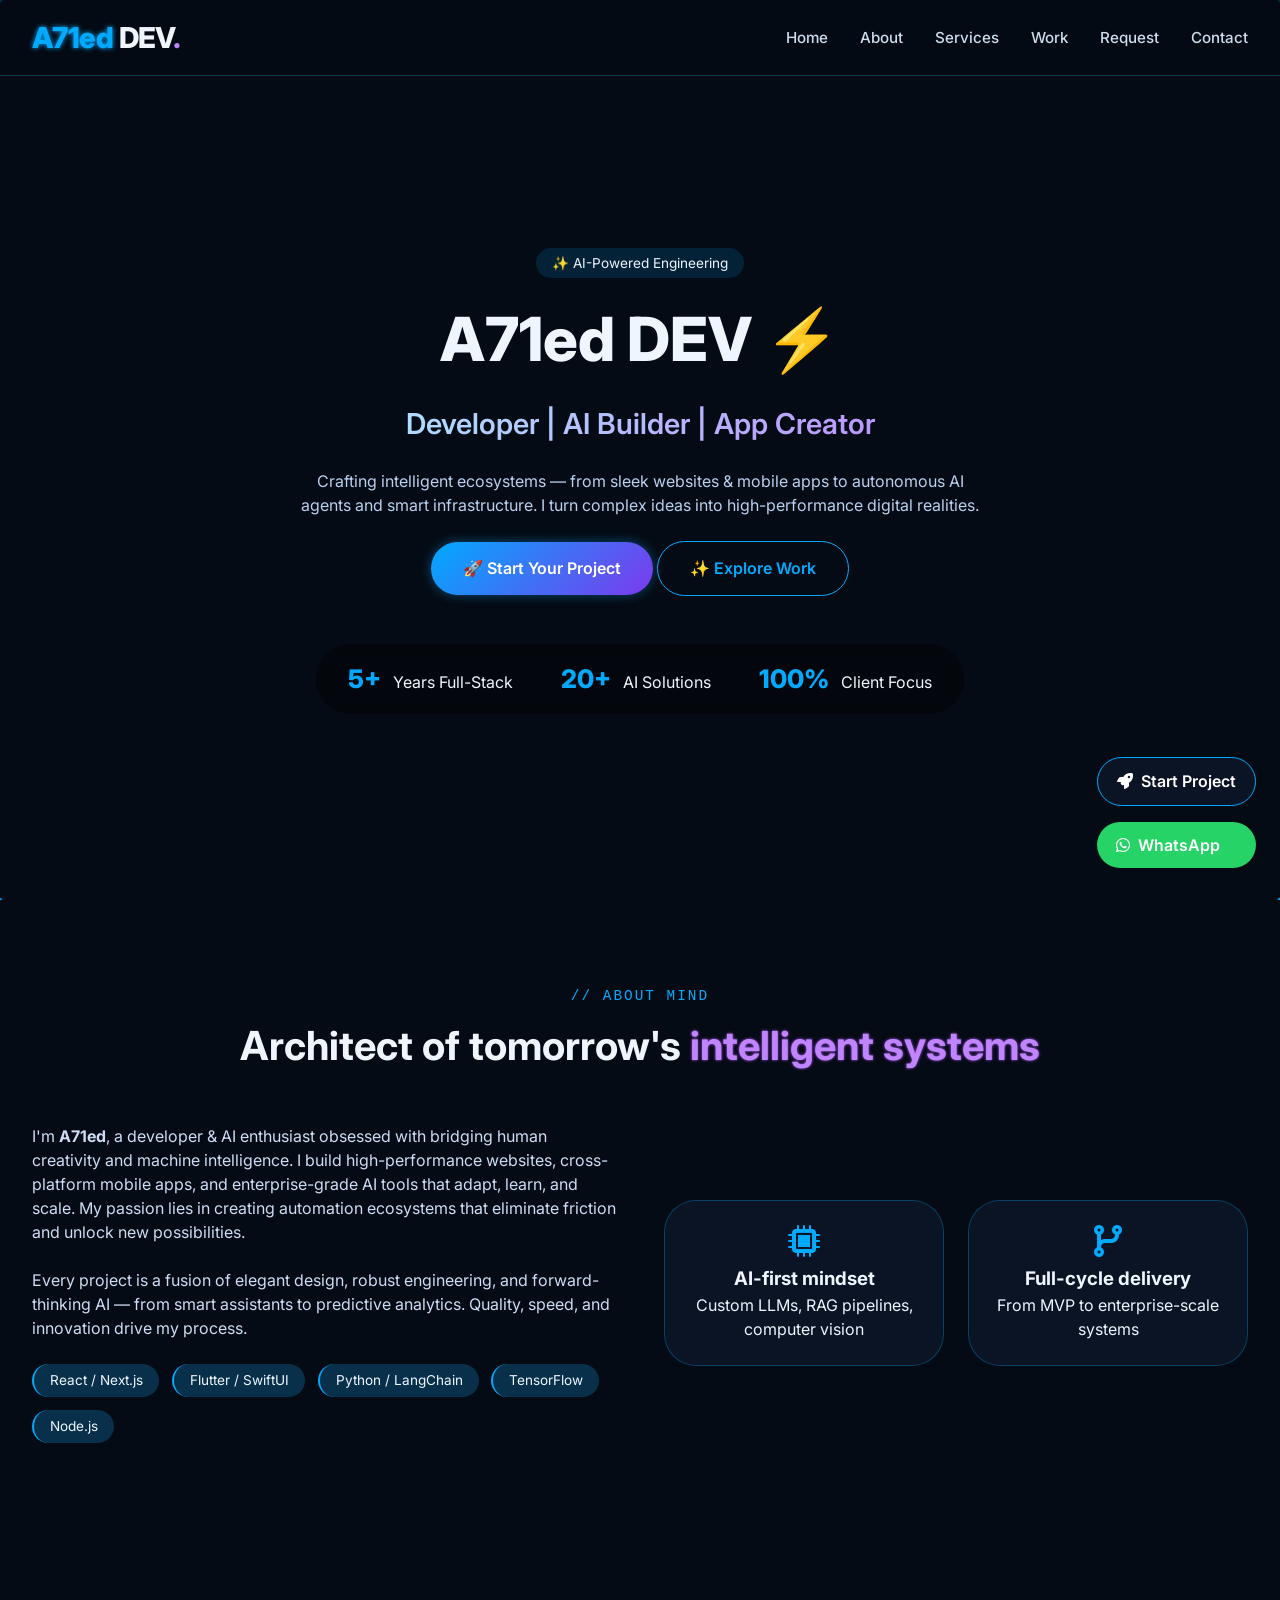
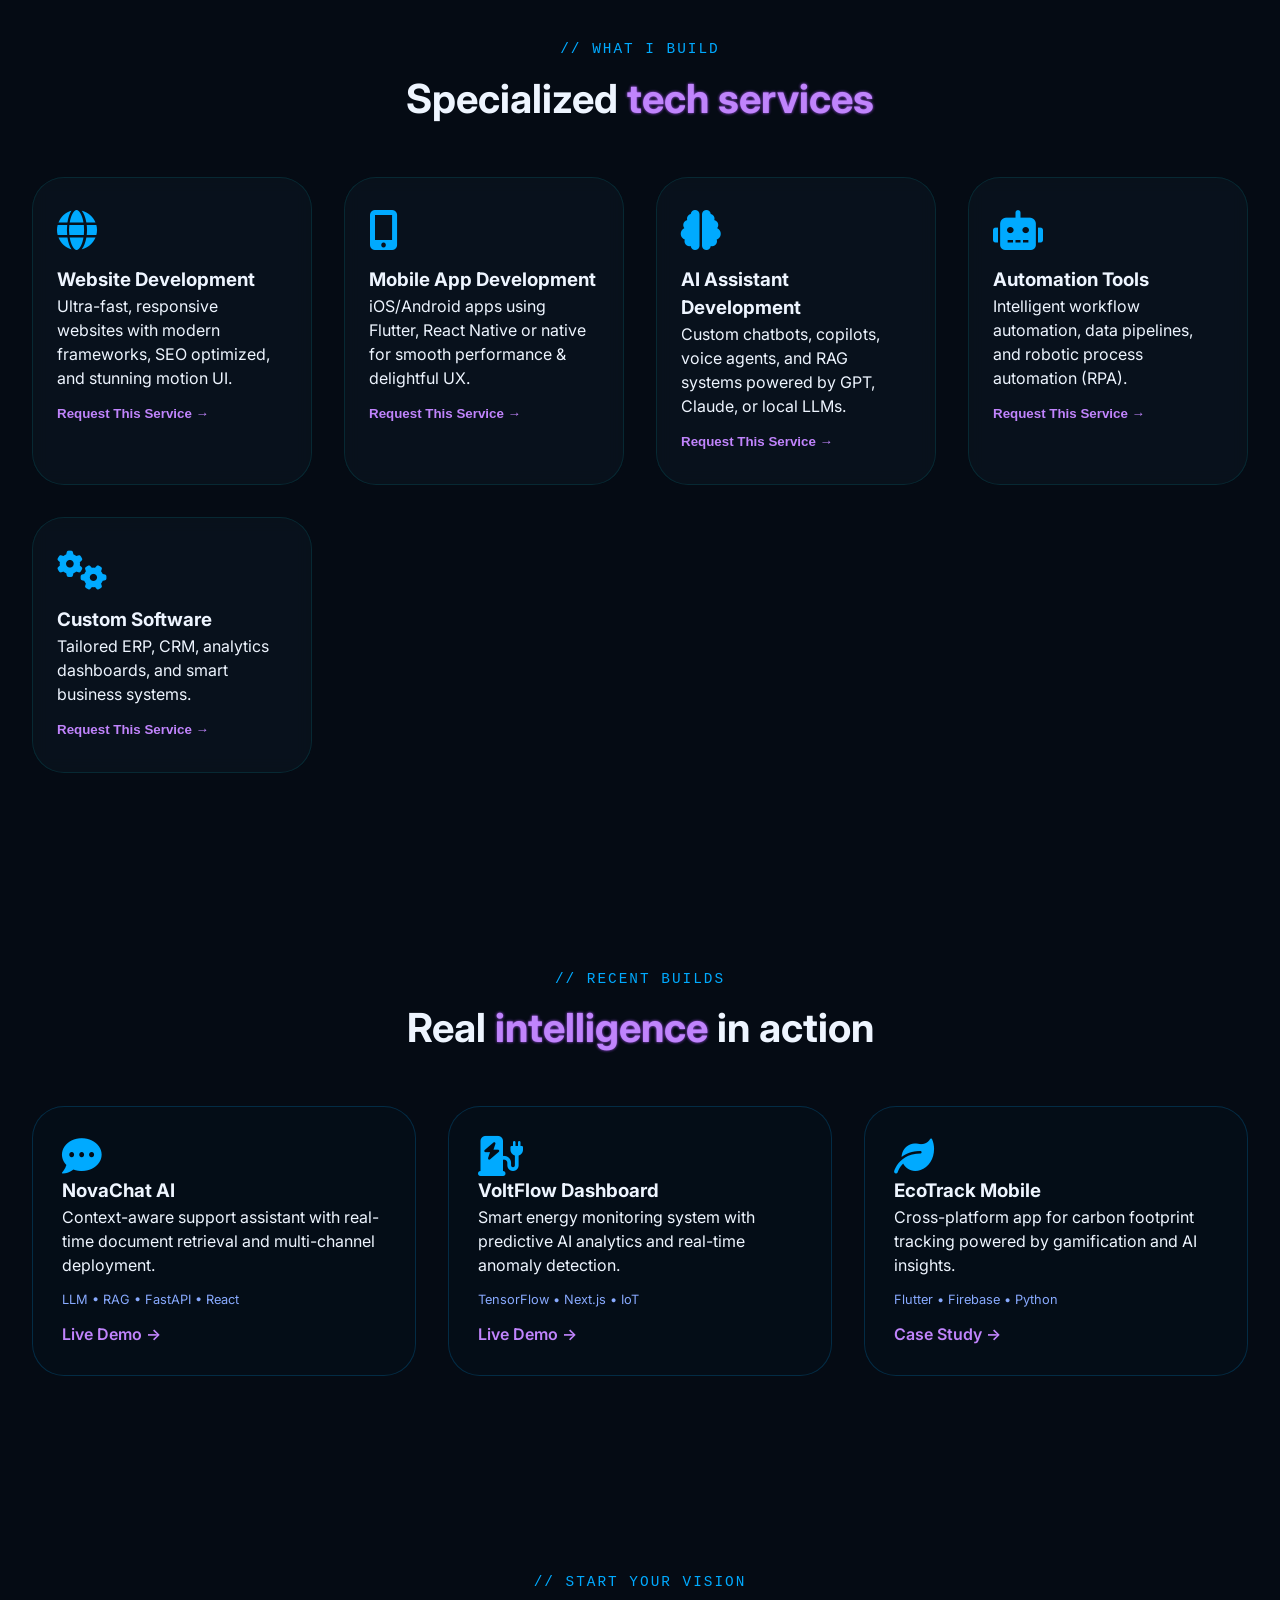
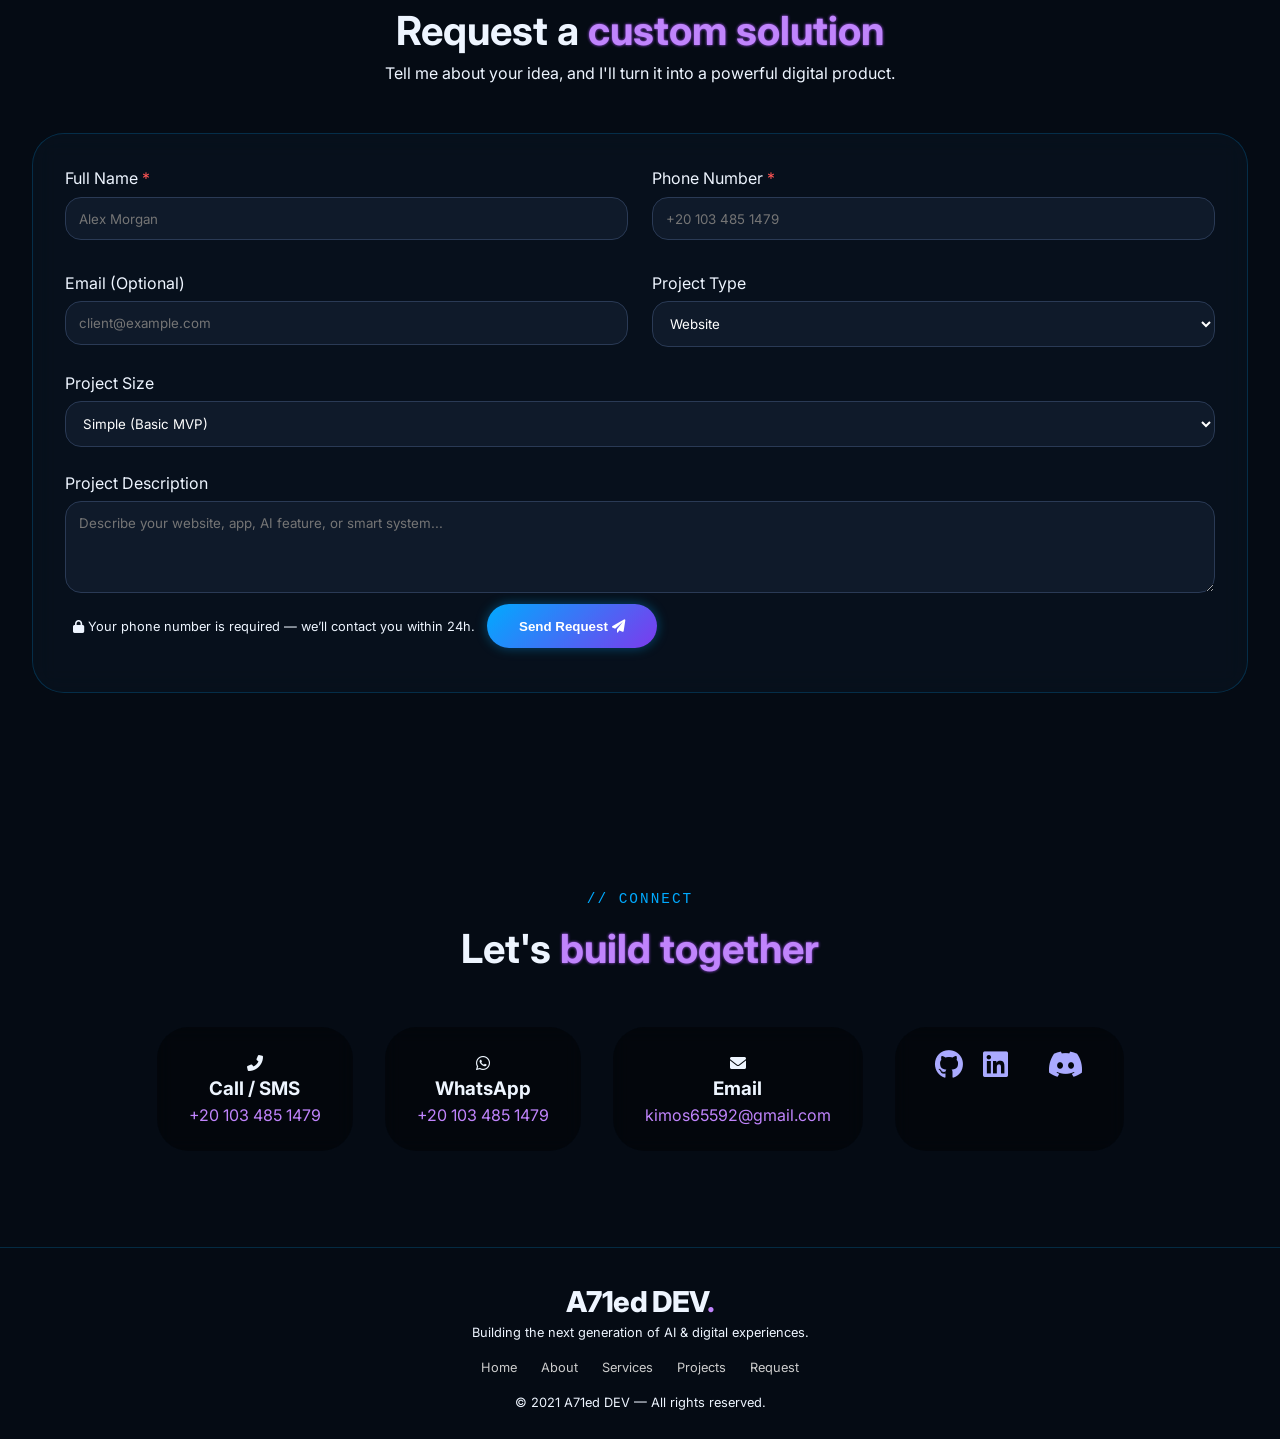
<file: index.html>
<!DOCTYPE html>
<html lang="en">
<head>
  <meta charset="UTF-8">
  <meta name="viewport" content="width=device-width, initial-scale=1.0, viewport-fit=cover">
  <title>A71ed DEV | AI & Full-Stack Architect</title>
  <!-- Google Fonts + Font Awesome -->
  <link href="https://fonts.googleapis.com/css2?family=Inter:opsz,wght@14..32,300;14..32,400;14..32,600;14..32,700;14..32,800&display=swap" rel="stylesheet">
  <link rel="stylesheet" href="https://cdnjs.cloudflare.com/ajax/libs/font-awesome/6.0.0-beta3/css/all.min.css">
  <link rel="stylesheet" href="style.css">
</head>
<body>
  <!-- Canvas Particle Background -->
  <canvas id="particleCanvas"></canvas>

  <!-- Floating Action Buttons -->
  <div class="floating-buttons">
    <a href="#request-section" class="float-btn float-start-project" aria-label="Start Project">
      <i class="fas fa-rocket"></i>
      <span>Start Project</span>
    </a>
    <a href="https://wa.me/201034851479?text=Hello%21%20I%27m%20interested%20in%20your%20tech%20solutions." class="float-btn float-wa" target="_blank" aria-label="WhatsApp">
      <i class="fab fa-whatsapp"></i>
      <span>WhatsApp</span>
    </a>
  </div>

  <!-- Navigation -->
  <nav class="glass-nav">
    <div class="nav-container">
      <div class="logo"><span class="glow-text">A71ed</span> DEV<span class="ai-dot">.</span></div>
      <ul class="nav-links">
        <li><a href="#home">Home</a></li>
        <li><a href="#about">About</a></li>
        <li><a href="#services">Services</a></li>
        <li><a href="#projects">Work</a></li>
        <li><a href="#request-section">Request</a></li>
        <li><a href="#contact">Contact</a></li>
      </ul>
      <div class="mobile-menu">
        <i class="fas fa-bars"></i>
      </div>
    </div>
  </nav>

  <main>
    <!-- Hero Section -->
    <section id="home" class="hero">
      <div class="hero-content">
        <div class="hero-badge">✨ AI-Powered Engineering</div>
        <h1>A71ed DEV <span class="wave">⚡</span></h1>
        <div class="glow-typing"><span class="typed-text">Developer | AI Builder | App Creator</span></div>
        <p class="hero-desc">Crafting intelligent ecosystems — from sleek websites & mobile apps to autonomous AI agents and smart infrastructure. I turn complex ideas into high-performance digital realities.</p>
        <div class="hero-cta">
          <a href="#request-section" class="btn btn-primary glow-btn">🚀 Start Your Project</a>
          <a href="#projects" class="btn btn-outline">✨ Explore Work</a>
        </div>
      </div>
      <div class="hero-stats">
        <div><span>5+</span> Years Full-Stack</div>
        <div><span>20+</span> AI Solutions</div>
        <div><span>100%</span> Client Focus</div>
      </div>
    </section>

    <!-- About Section -->
    <section id="about" class="about">
      <div class="container">
        <div class="section-title">
          <span class="section-tag">// ABOUT MIND</span>
          <h2>Architect of tomorrow's <span class="accent">intelligent systems</span></h2>
        </div>
        <div class="about-grid">
          <div class="about-text">
            <p>I'm <strong>A71ed</strong>, a developer & AI enthusiast obsessed with bridging human creativity and machine intelligence. I build high-performance websites, cross-platform mobile apps, and enterprise-grade AI tools that adapt, learn, and scale. My passion lies in creating automation ecosystems that eliminate friction and unlock new possibilities.</p>
            <p>Every project is a fusion of elegant design, robust engineering, and forward-thinking AI — from smart assistants to predictive analytics. Quality, speed, and innovation drive my process.</p>
            <div class="tech-stack">
              <span>React / Next.js</span><span>Flutter / SwiftUI</span><span>Python / LangChain</span><span>TensorFlow</span><span>Node.js</span>
            </div>
          </div>
          <div class="about-stats-card">
            <div class="stat-circle">
              <i class="fas fa-microchip"></i>
              <h3>AI-first mindset</h3>
              <p>Custom LLMs, RAG pipelines, computer vision</p>
            </div>
            <div class="stat-circle">
              <i class="fas fa-code-branch"></i>
              <h3>Full-cycle delivery</h3>
              <p>From MVP to enterprise-scale systems</p>
            </div>
          </div>
        </div>
      </div>
    </section>

    <!-- Services Section -->
    <section id="services" class="services">
      <div class="container">
        <div class="section-title">
          <span class="section-tag">// WHAT I BUILD</span>
          <h2>Specialized <span class="accent">tech services</span></h2>
        </div>
        <div class="services-grid">
          <div class="service-card" data-service-type="Website">
            <i class="fas fa-globe"></i>
            <h3>Website Development</h3>
            <p>Ultra-fast, responsive websites with modern frameworks, SEO optimized, and stunning motion UI.</p>
            <button class="request-service-btn">Request This Service →</button>
          </div>
          <div class="service-card" data-service-type="Mobile App">
            <i class="fas fa-mobile-alt"></i>
            <h3>Mobile App Development</h3>
            <p>iOS/Android apps using Flutter, React Native or native for smooth performance & delightful UX.</p>
            <button class="request-service-btn">Request This Service →</button>
          </div>
          <div class="service-card" data-service-type="AI Tool">
            <i class="fas fa-brain"></i>
            <h3>AI Assistant Development</h3>
            <p>Custom chatbots, copilots, voice agents, and RAG systems powered by GPT, Claude, or local LLMs.</p>
            <button class="request-service-btn">Request This Service →</button>
          </div>
          <div class="service-card" data-service-type="Custom Software">
            <i class="fas fa-robot"></i>
            <h3>Automation Tools</h3>
            <p>Intelligent workflow automation, data pipelines, and robotic process automation (RPA).</p>
            <button class="request-service-btn">Request This Service →</button>
          </div>
          <div class="service-card" data-service-type="Custom Software">
            <i class="fas fa-cogs"></i>
            <h3>Custom Software</h3>
            <p>Tailored ERP, CRM, analytics dashboards, and smart business systems.</p>
            <button class="request-service-btn">Request This Service →</button>
          </div>
        </div>
      </div>
    </section>

    <!-- Projects Section -->
    <section id="projects" class="projects">
      <div class="container">
        <div class="section-title">
          <span class="section-tag">// RECENT BUILDS</span>
          <h2>Real <span class="accent">intelligence</span> in action</h2>
        </div>
        <div class="projects-grid">
          <div class="project-card">
            <div class="project-img-icon"><i class="fas fa-comment-dots"></i></div>
            <h3>NovaChat AI</h3>
            <p>Context-aware support assistant with real-time document retrieval and multi-channel deployment.</p>
            <div class="tech-used">LLM • RAG • FastAPI • React</div>
            <a href="#" class="demo-link">Live Demo →</a>
          </div>
          <div class="project-card">
            <div class="project-img-icon"><i class="fas fa-charging-station"></i></div>
            <h3>VoltFlow Dashboard</h3>
            <p>Smart energy monitoring system with predictive AI analytics and real-time anomaly detection.</p>
            <div class="tech-used">TensorFlow • Next.js • IoT</div>
            <a href="#" class="demo-link">Live Demo →</a>
          </div>
          <div class="project-card">
            <div class="project-img-icon"><i class="fas fa-leaf"></i></div>
            <h3>EcoTrack Mobile</h3>
            <p>Cross-platform app for carbon footprint tracking powered by gamification and AI insights.</p>
            <div class="tech-used">Flutter • Firebase • Python</div>
            <a href="#" class="demo-link">Case Study →</a>
          </div>
        </div>
      </div>
    </section>

    <!-- Pricing / Request Section (Phone required) -->
    <section id="request-section" class="request">
      <div class="container">
        <div class="section-title">
          <span class="section-tag">// START YOUR VISION</span>
          <h2>Request a <span class="accent">custom solution</span></h2>
          <p>Tell me about your idea, and I'll turn it into a powerful digital product.</p>
        </div>
        <div class="request-card">
          <form id="projectRequestForm">
            <div class="form-row half">
              <div class="input-group">
                <label>Full Name <span class="required-star">*</span></label>
                <input type="text" id="fullName" placeholder="Alex Morgan" required>
                <div class="error-msg" id="nameError"></div>
              </div>
              <div class="input-group">
                <label>Phone Number <span class="required-star">*</span></label>
                <input type="tel" id="phoneNumber" placeholder="+20 103 485 1479" required>
                <div class="error-msg" id="phoneError"></div>
              </div>
            </div>
            <div class="form-row half">
              <div class="input-group">
                <label>Email (Optional)</label>
                <input type="email" id="email" placeholder="client@example.com">
              </div>
              <div class="input-group">
                <label>Project Type</label>
                <select id="projectType">
                  <option value="Website">Website</option>
                  <option value="Mobile App">Mobile App</option>
                  <option value="AI Tool">AI Tool</option>
                  <option value="Custom Software">Custom Software</option>
                </select>
              </div>
            </div>
            <div class="form-row half">
              <div class="input-group">
                <label>Project Size</label>
                <select id="projectSize">
                  <option value="Simple">Simple (Basic MVP)</option>
                  <option value="Medium">Medium (Full featured)</option>
                  <option value="Advanced">Advanced (Enterprise/AI heavy)</option>
                </select>
              </div>
            </div>
            <div class="input-group full">
              <label>Project Description</label>
              <textarea id="projectDesc" rows="4" placeholder="Describe your website, app, AI feature, or smart system..."></textarea>
            </div>
            <div class="form-notice">
              <i class="fas fa-lock"></i> Your phone number is required — we’ll contact you within 24h.
            </div>
            <button type="submit" class="btn btn-primary submit-btn" id="submitRequestBtn">Send Request <i class="fas fa-paper-plane"></i></button>
          </form>
          <div id="formSuccessMessage" class="success-toast hidden">✨ Request received! We'll reach out shortly via WhatsApp or email.</div>
        </div>
      </div>
    </section>

    <!-- Contact Section -->
    <section id="contact" class="contact">
      <div class="container">
        <div class="section-title">
          <span class="section-tag">// CONNECT</span>
          <h2>Let's <span class="accent">build together</span></h2>
        </div>
        <div class="contact-grid">
          <div class="contact-card">
            <i class="fas fa-phone-alt"></i>
            <h3>Call / SMS</h3>
            <a href="tel:+201034851479">+20 103 485 1479</a>
          </div>
          <div class="contact-card">
            <i class="fab fa-whatsapp"></i>
            <h3>WhatsApp</h3>
            <a href="https://wa.me/201034851479" target="_blank">+20 103 485 1479</a>
          </div>
          <div class="contact-card">
            <i class="fas fa-envelope"></i>
            <h3>Email</h3>
            <a href="mailto:kimos65592@gmail.com">kimos65592@gmail.com</a>
          </div>
          <div class="contact-card socials">
            <i class="fab fa-github"></i>
            <i class="fab fa-linkedin"></i>
            <i class="fab fa-x-twitter"></i>
            <i class="fab fa-discord"></i>
          </div>
        </div>
      </div>
    </section>
  </main>

  <!-- Footer -->
  <footer>
    <div class="footer-content">
      <div class="footer-brand">
        <span class="logo">A71ed DEV<span class="ai-dot">.</span></span>
        <p>Building the next generation of AI & digital experiences.</p>
      </div>
      <div class="footer-links">
        <a href="#home">Home</a>
        <a href="#about">About</a>
        <a href="#services">Services</a>
        <a href="#projects">Projects</a>
        <a href="#request-section">Request</a>
      </div>
      <div class="footer-copy">
        © 2021 A71ed DEV — All rights reserved.
      </div>
    </div>
  </footer>

  <script src="script.js"></script>
</body>
</html>
</file>
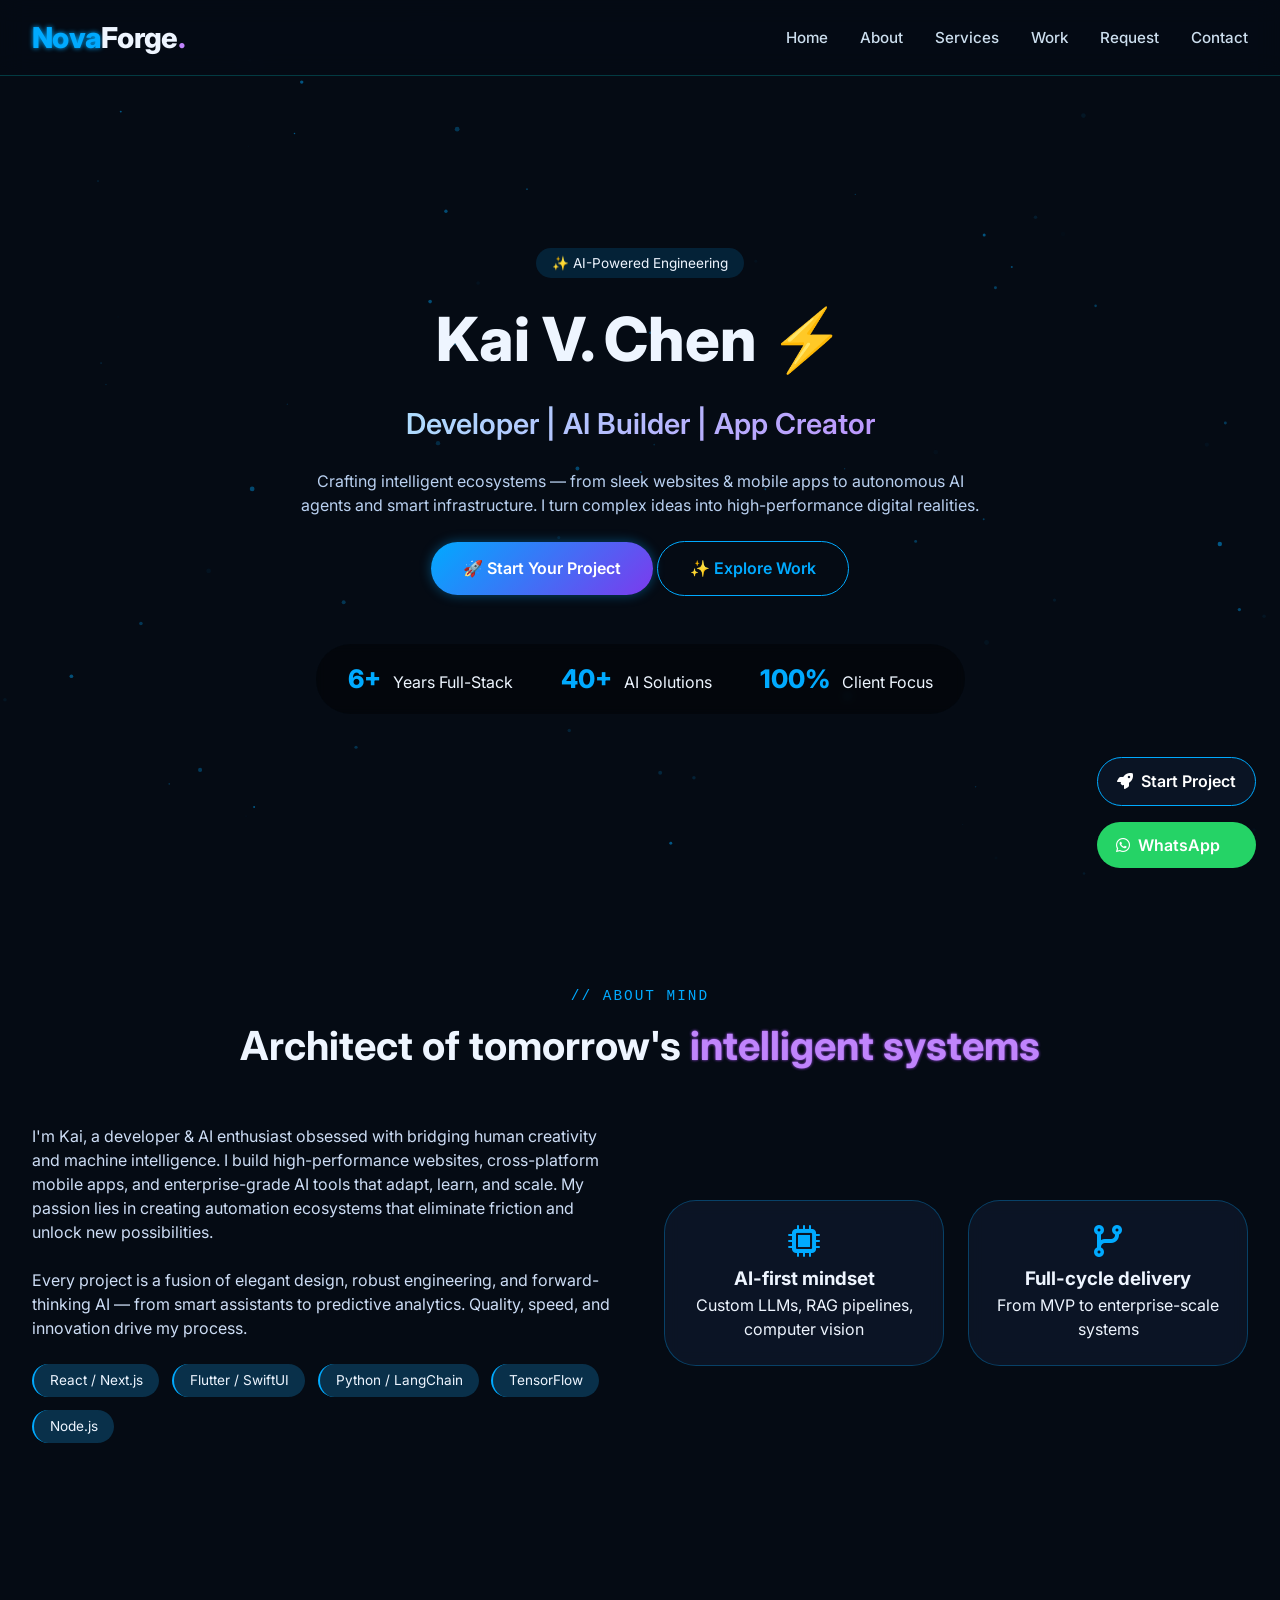
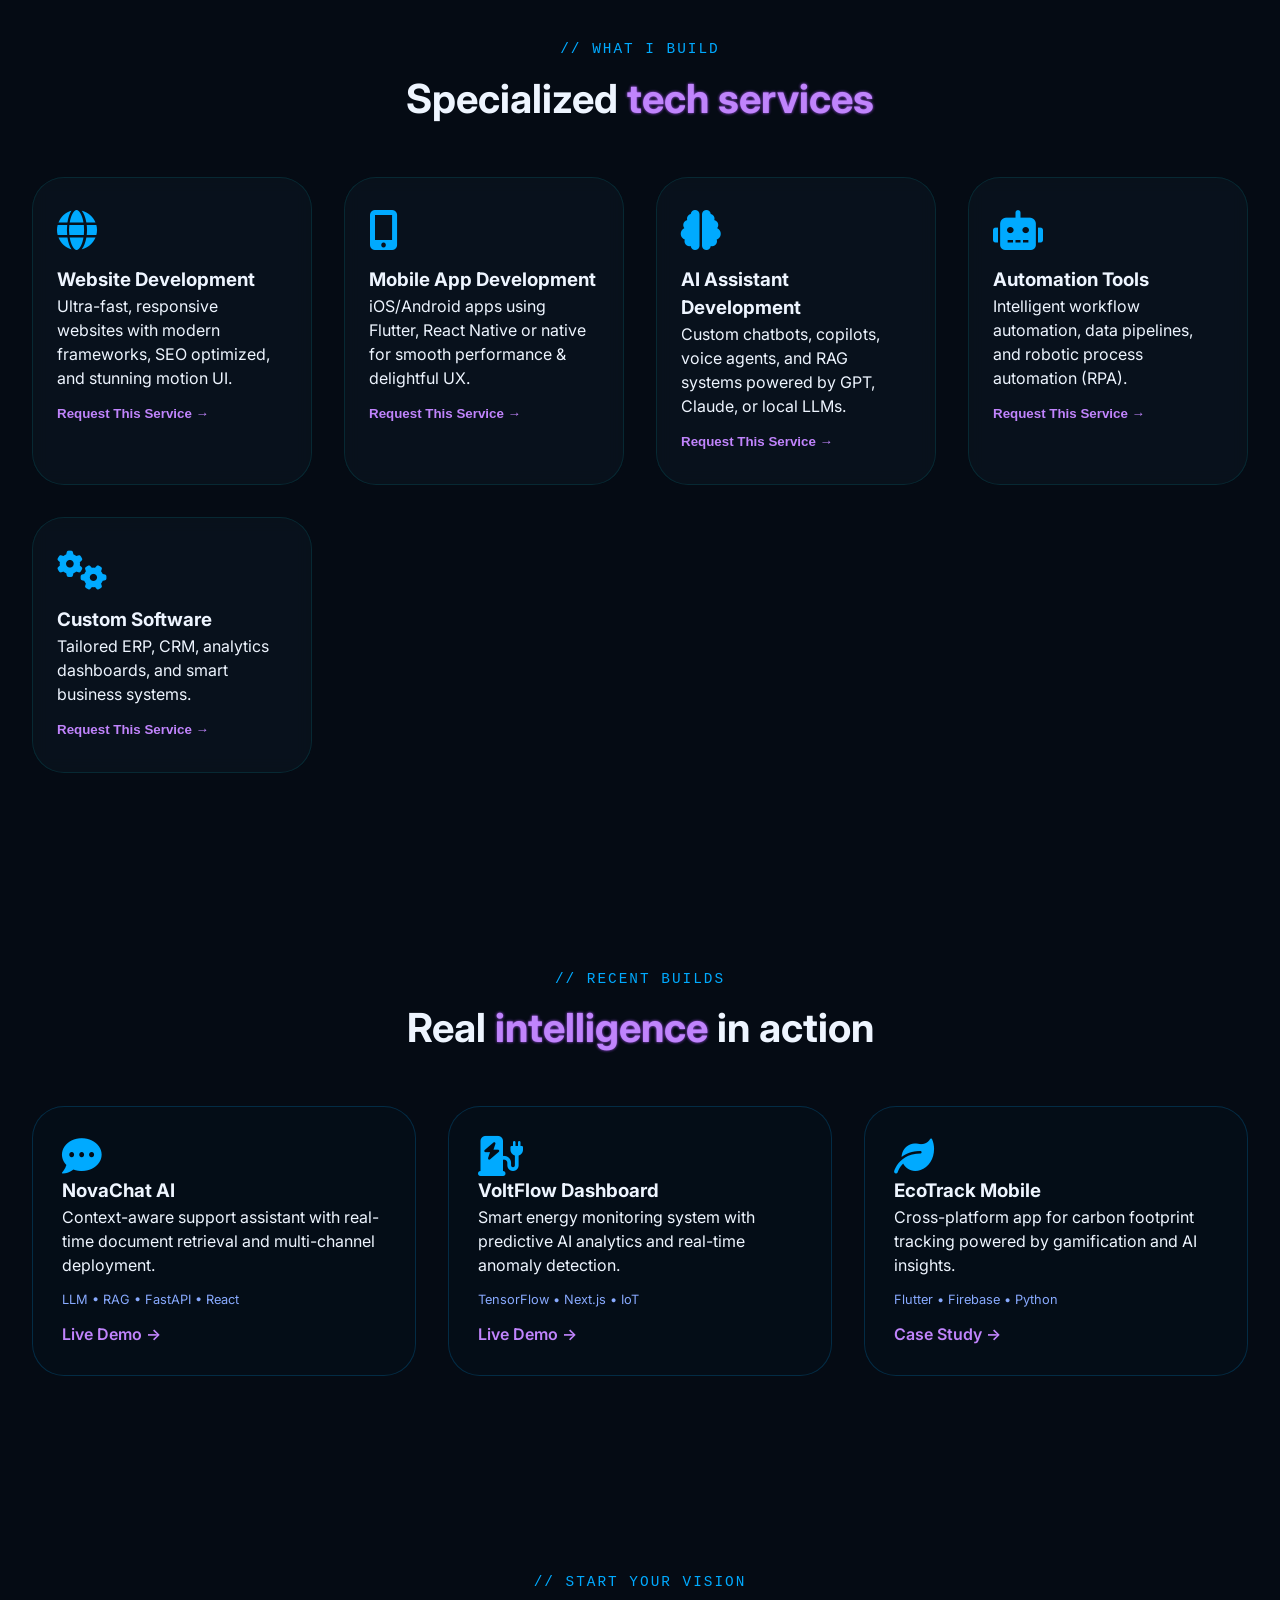
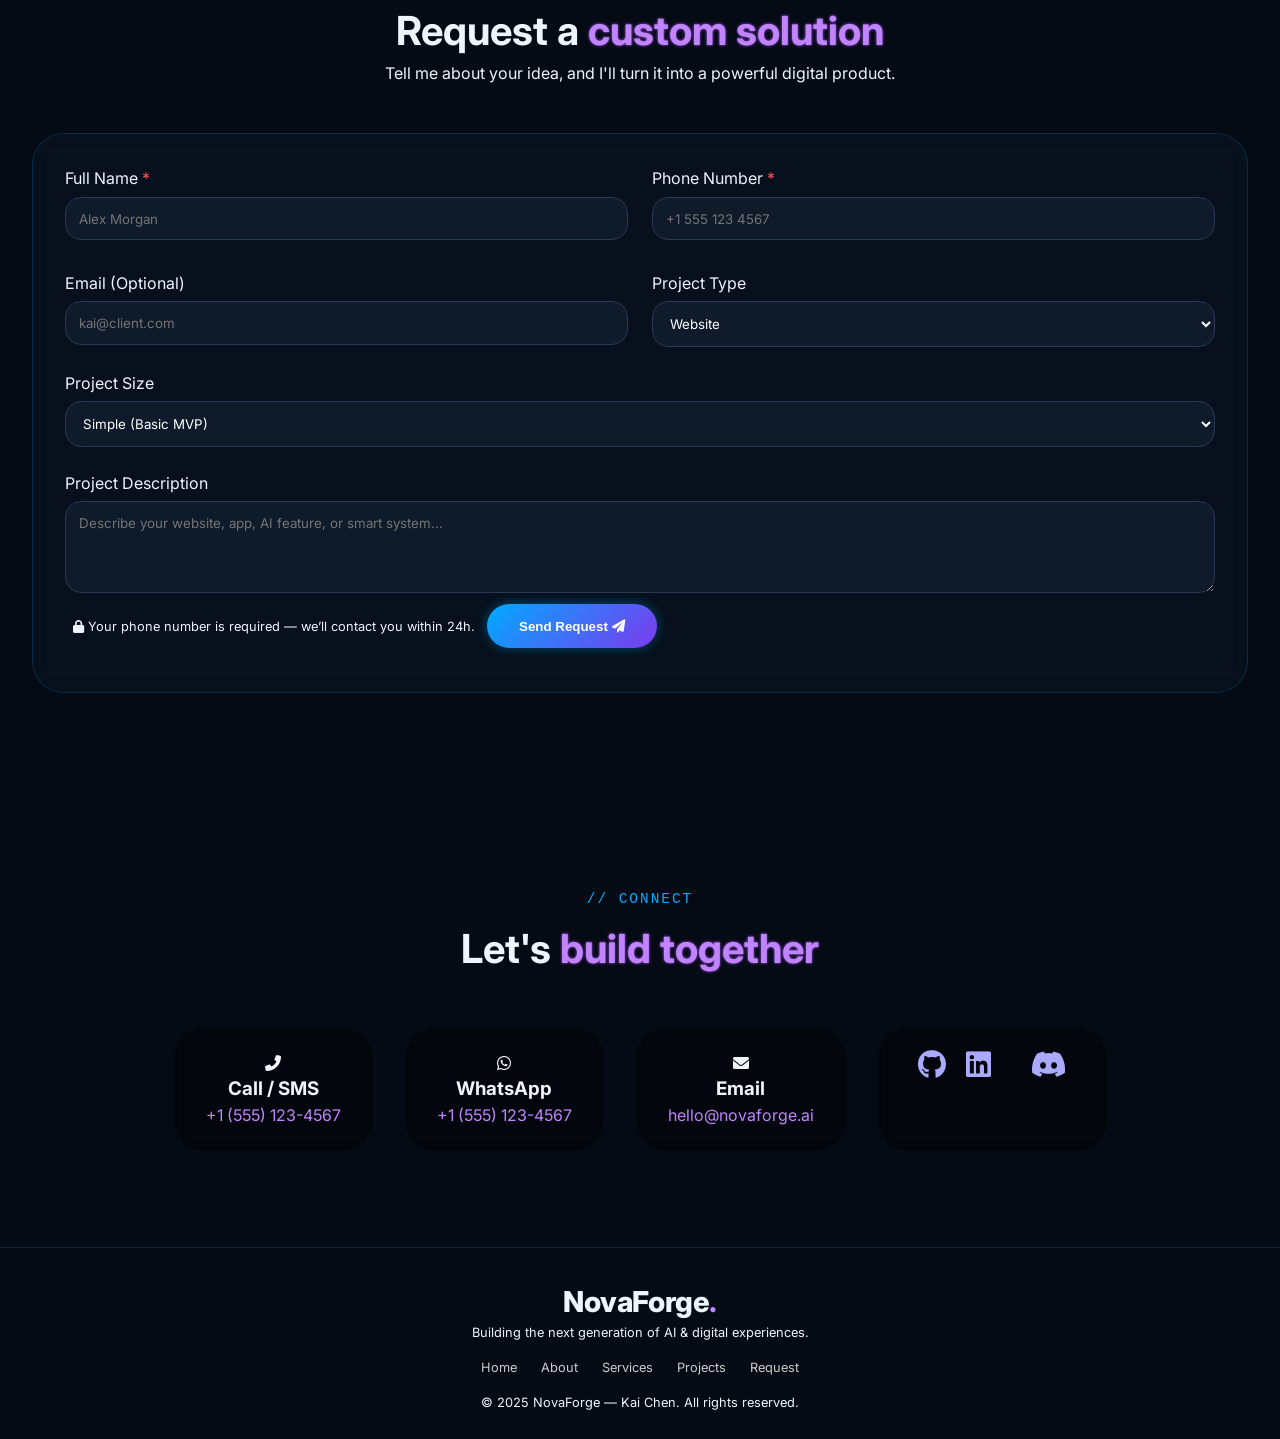
<file: deepseek_html_20260417_3e1466.html>
<!DOCTYPE html>
<html lang="en">
<head>
  <meta charset="UTF-8">
  <meta name="viewport" content="width=device-width, initial-scale=1.0, viewport-fit=cover">
  <title>NovaForge | AI & Full-Stack Architect</title>
  <!-- Google Fonts + Font Awesome -->
  <link href="https://fonts.googleapis.com/css2?family=Inter:opsz,wght@14..32,300;14..32,400;14..32,600;14..32,700;14..32,800&display=swap" rel="stylesheet">
  <link rel="stylesheet" href="https://cdnjs.cloudflare.com/ajax/libs/font-awesome/6.0.0-beta3/css/all.min.css">
  <link rel="stylesheet" href="style.css">
</head>
<body>
  <!-- Canvas Particle Background -->
  <canvas id="particleCanvas"></canvas>

  <!-- Floating Action Buttons -->
  <div class="floating-buttons">
    <a href="#request-section" class="float-btn float-start-project" aria-label="Start Project">
      <i class="fas fa-rocket"></i>
      <span>Start Project</span>
    </a>
    <a href="https://wa.me/15551234567?text=Hello!%20I'm%20interested%20in%20your%20tech%20solutions." class="float-btn float-wa" target="_blank" aria-label="WhatsApp">
      <i class="fab fa-whatsapp"></i>
      <span>WhatsApp</span>
    </a>
  </div>

  <!-- Navigation -->
  <nav class="glass-nav">
    <div class="nav-container">
      <div class="logo"><span class="glow-text">Nova</span>Forge<span class="ai-dot">.</span></div>
      <ul class="nav-links">
        <li><a href="#home">Home</a></li>
        <li><a href="#about">About</a></li>
        <li><a href="#services">Services</a></li>
        <li><a href="#projects">Work</a></li>
        <li><a href="#request-section">Request</a></li>
        <li><a href="#contact">Contact</a></li>
      </ul>
      <div class="mobile-menu">
        <i class="fas fa-bars"></i>
      </div>
    </div>
  </nav>

  <main>
    <!-- Hero Section -->
    <section id="home" class="hero">
      <div class="hero-content">
        <div class="hero-badge">✨ AI-Powered Engineering</div>
        <h1>Kai V. Chen <span class="wave">⚡</span></h1>
        <div class="glow-typing"><span class="typed-text">Developer | AI Builder | App Creator</span></div>
        <p class="hero-desc">Crafting intelligent ecosystems — from sleek websites & mobile apps to autonomous AI agents and smart infrastructure. I turn complex ideas into high-performance digital realities.</p>
        <div class="hero-cta">
          <a href="#request-section" class="btn btn-primary glow-btn">🚀 Start Your Project</a>
          <a href="#projects" class="btn btn-outline">✨ Explore Work</a>
        </div>
      </div>
      <div class="hero-stats">
        <div><span>6+</span> Years Full-Stack</div>
        <div><span>40+</span> AI Solutions</div>
        <div><span>100%</span> Client Focus</div>
      </div>
    </section>

    <!-- About Section -->
    <section id="about" class="about">
      <div class="container">
        <div class="section-title">
          <span class="section-tag">// ABOUT MIND</span>
          <h2>Architect of tomorrow's <span class="accent">intelligent systems</span></h2>
        </div>
        <div class="about-grid">
          <div class="about-text">
            <p>I'm Kai, a developer & AI enthusiast obsessed with bridging human creativity and machine intelligence. I build high-performance websites, cross-platform mobile apps, and enterprise-grade AI tools that adapt, learn, and scale. My passion lies in creating automation ecosystems that eliminate friction and unlock new possibilities.</p>
            <p>Every project is a fusion of elegant design, robust engineering, and forward-thinking AI — from smart assistants to predictive analytics. Quality, speed, and innovation drive my process.</p>
            <div class="tech-stack">
              <span>React / Next.js</span><span>Flutter / SwiftUI</span><span>Python / LangChain</span><span>TensorFlow</span><span>Node.js</span>
            </div>
          </div>
          <div class="about-stats-card">
            <div class="stat-circle">
              <i class="fas fa-microchip"></i>
              <h3>AI-first mindset</h3>
              <p>Custom LLMs, RAG pipelines, computer vision</p>
            </div>
            <div class="stat-circle">
              <i class="fas fa-code-branch"></i>
              <h3>Full-cycle delivery</h3>
              <p>From MVP to enterprise-scale systems</p>
            </div>
          </div>
        </div>
      </div>
    </section>

    <!-- Services Section -->
    <section id="services" class="services">
      <div class="container">
        <div class="section-title">
          <span class="section-tag">// WHAT I BUILD</span>
          <h2>Specialized <span class="accent">tech services</span></h2>
        </div>
        <div class="services-grid">
          <div class="service-card" data-service-type="Website">
            <i class="fas fa-globe"></i>
            <h3>Website Development</h3>
            <p>Ultra-fast, responsive websites with modern frameworks, SEO optimized, and stunning motion UI.</p>
            <button class="request-service-btn">Request This Service →</button>
          </div>
          <div class="service-card" data-service-type="Mobile App">
            <i class="fas fa-mobile-alt"></i>
            <h3>Mobile App Development</h3>
            <p>iOS/Android apps using Flutter, React Native or native for smooth performance & delightful UX.</p>
            <button class="request-service-btn">Request This Service →</button>
          </div>
          <div class="service-card" data-service-type="AI Tool">
            <i class="fas fa-brain"></i>
            <h3>AI Assistant Development</h3>
            <p>Custom chatbots, copilots, voice agents, and RAG systems powered by GPT, Claude, or local LLMs.</p>
            <button class="request-service-btn">Request This Service →</button>
          </div>
          <div class="service-card" data-service-type="Custom Software">
            <i class="fas fa-robot"></i>
            <h3>Automation Tools</h3>
            <p>Intelligent workflow automation, data pipelines, and robotic process automation (RPA).</p>
            <button class="request-service-btn">Request This Service →</button>
          </div>
          <div class="service-card" data-service-type="Custom Software">
            <i class="fas fa-cogs"></i>
            <h3>Custom Software</h3>
            <p>Tailored ERP, CRM, analytics dashboards, and smart business systems.</p>
            <button class="request-service-btn">Request This Service →</button>
          </div>
        </div>
      </div>
    </section>

    <!-- Projects Section -->
    <section id="projects" class="projects">
      <div class="container">
        <div class="section-title">
          <span class="section-tag">// RECENT BUILDS</span>
          <h2>Real <span class="accent">intelligence</span> in action</h2>
        </div>
        <div class="projects-grid">
          <div class="project-card">
            <div class="project-img-icon"><i class="fas fa-comment-dots"></i></div>
            <h3>NovaChat AI</h3>
            <p>Context-aware support assistant with real-time document retrieval and multi-channel deployment.</p>
            <div class="tech-used">LLM • RAG • FastAPI • React</div>
            <a href="#" class="demo-link">Live Demo →</a>
          </div>
          <div class="project-card">
            <div class="project-img-icon"><i class="fas fa-charging-station"></i></div>
            <h3>VoltFlow Dashboard</h3>
            <p>Smart energy monitoring system with predictive AI analytics and real-time anomaly detection.</p>
            <div class="tech-used">TensorFlow • Next.js • IoT</div>
            <a href="#" class="demo-link">Live Demo →</a>
          </div>
          <div class="project-card">
            <div class="project-img-icon"><i class="fas fa-leaf"></i></div>
            <h3>EcoTrack Mobile</h3>
            <p>Cross-platform app for carbon footprint tracking powered by gamification and AI insights.</p>
            <div class="tech-used">Flutter • Firebase • Python</div>
            <a href="#" class="demo-link">Case Study →</a>
          </div>
        </div>
      </div>
    </section>

    <!-- Pricing / Request Section (IMPORTANT: phone required) -->
    <section id="request-section" class="request">
      <div class="container">
        <div class="section-title">
          <span class="section-tag">// START YOUR VISION</span>
          <h2>Request a <span class="accent">custom solution</span></h2>
          <p>Tell me about your idea, and I'll turn it into a powerful digital product.</p>
        </div>
        <div class="request-card">
          <form id="projectRequestForm">
            <div class="form-row half">
              <div class="input-group">
                <label>Full Name <span class="required-star">*</span></label>
                <input type="text" id="fullName" placeholder="Alex Morgan" required>
                <div class="error-msg" id="nameError"></div>
              </div>
              <div class="input-group">
                <label>Phone Number <span class="required-star">*</span></label>
                <input type="tel" id="phoneNumber" placeholder="+1 555 123 4567" required>
                <div class="error-msg" id="phoneError"></div>
              </div>
            </div>
            <div class="form-row half">
              <div class="input-group">
                <label>Email (Optional)</label>
                <input type="email" id="email" placeholder="kai@client.com">
              </div>
              <div class="input-group">
                <label>Project Type</label>
                <select id="projectType">
                  <option value="Website">Website</option>
                  <option value="Mobile App">Mobile App</option>
                  <option value="AI Tool">AI Tool</option>
                  <option value="Custom Software">Custom Software</option>
                </select>
              </div>
            </div>
            <div class="form-row half">
              <div class="input-group">
                <label>Project Size</label>
                <select id="projectSize">
                  <option value="Simple">Simple (Basic MVP)</option>
                  <option value="Medium">Medium (Full featured)</option>
                  <option value="Advanced">Advanced (Enterprise/AI heavy)</option>
                </select>
              </div>
            </div>
            <div class="input-group full">
              <label>Project Description</label>
              <textarea id="projectDesc" rows="4" placeholder="Describe your website, app, AI feature, or smart system..."></textarea>
            </div>
            <div class="form-notice">
              <i class="fas fa-lock"></i> Your phone number is required — we’ll contact you within 24h.
            </div>
            <button type="submit" class="btn btn-primary submit-btn" id="submitRequestBtn">Send Request <i class="fas fa-paper-plane"></i></button>
          </form>
          <div id="formSuccessMessage" class="success-toast hidden">✨ Request received! We’ll reach out shortly.</div>
        </div>
      </div>
    </section>

    <!-- Contact Section -->
    <section id="contact" class="contact">
      <div class="container">
        <div class="section-title">
          <span class="section-tag">// CONNECT</span>
          <h2>Let's <span class="accent">build together</span></h2>
        </div>
        <div class="contact-grid">
          <div class="contact-card">
            <i class="fas fa-phone-alt"></i>
            <h3>Call / SMS</h3>
            <a href="tel:+15551234567">+1 (555) 123-4567</a>
          </div>
          <div class="contact-card">
            <i class="fab fa-whatsapp"></i>
            <h3>WhatsApp</h3>
            <a href="https://wa.me/15551234567" target="_blank">+1 (555) 123-4567</a>
          </div>
          <div class="contact-card">
            <i class="fas fa-envelope"></i>
            <h3>Email</h3>
            <a href="mailto:hello@novaforge.ai">hello@novaforge.ai</a>
          </div>
          <div class="contact-card socials">
            <i class="fab fa-github"></i>
            <i class="fab fa-linkedin"></i>
            <i class="fab fa-x-twitter"></i>
            <i class="fab fa-discord"></i>
          </div>
        </div>
      </div>
    </section>
  </main>

  <!-- Footer -->
  <footer>
    <div class="footer-content">
      <div class="footer-brand">
        <span class="logo">NovaForge<span class="ai-dot">.</span></span>
        <p>Building the next generation of AI & digital experiences.</p>
      </div>
      <div class="footer-links">
        <a href="#home">Home</a>
        <a href="#about">About</a>
        <a href="#services">Services</a>
        <a href="#projects">Projects</a>
        <a href="#request-section">Request</a>
      </div>
      <div class="footer-copy">
        © 2025 NovaForge — Kai Chen. All rights reserved.
      </div>
    </div>
  </footer>

  <script src="script.js"></script>
</body>
</html>
</file>
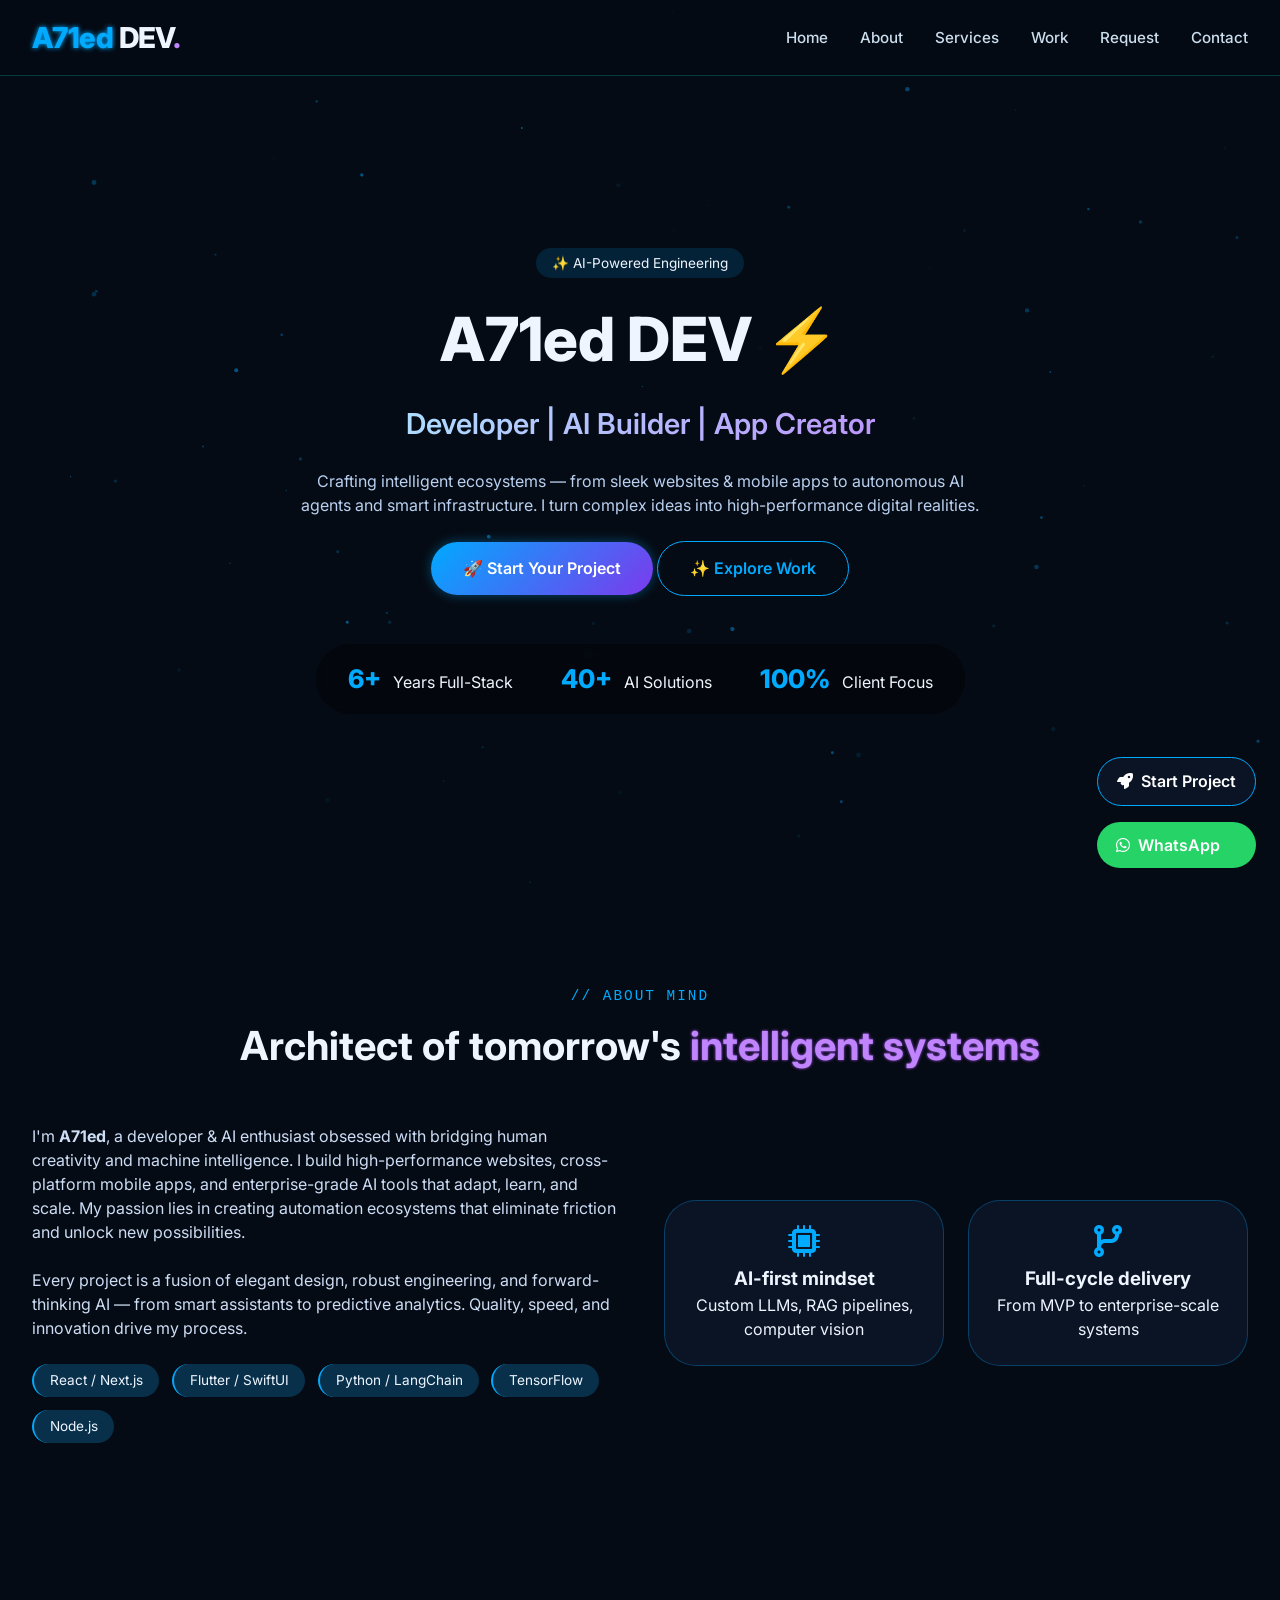
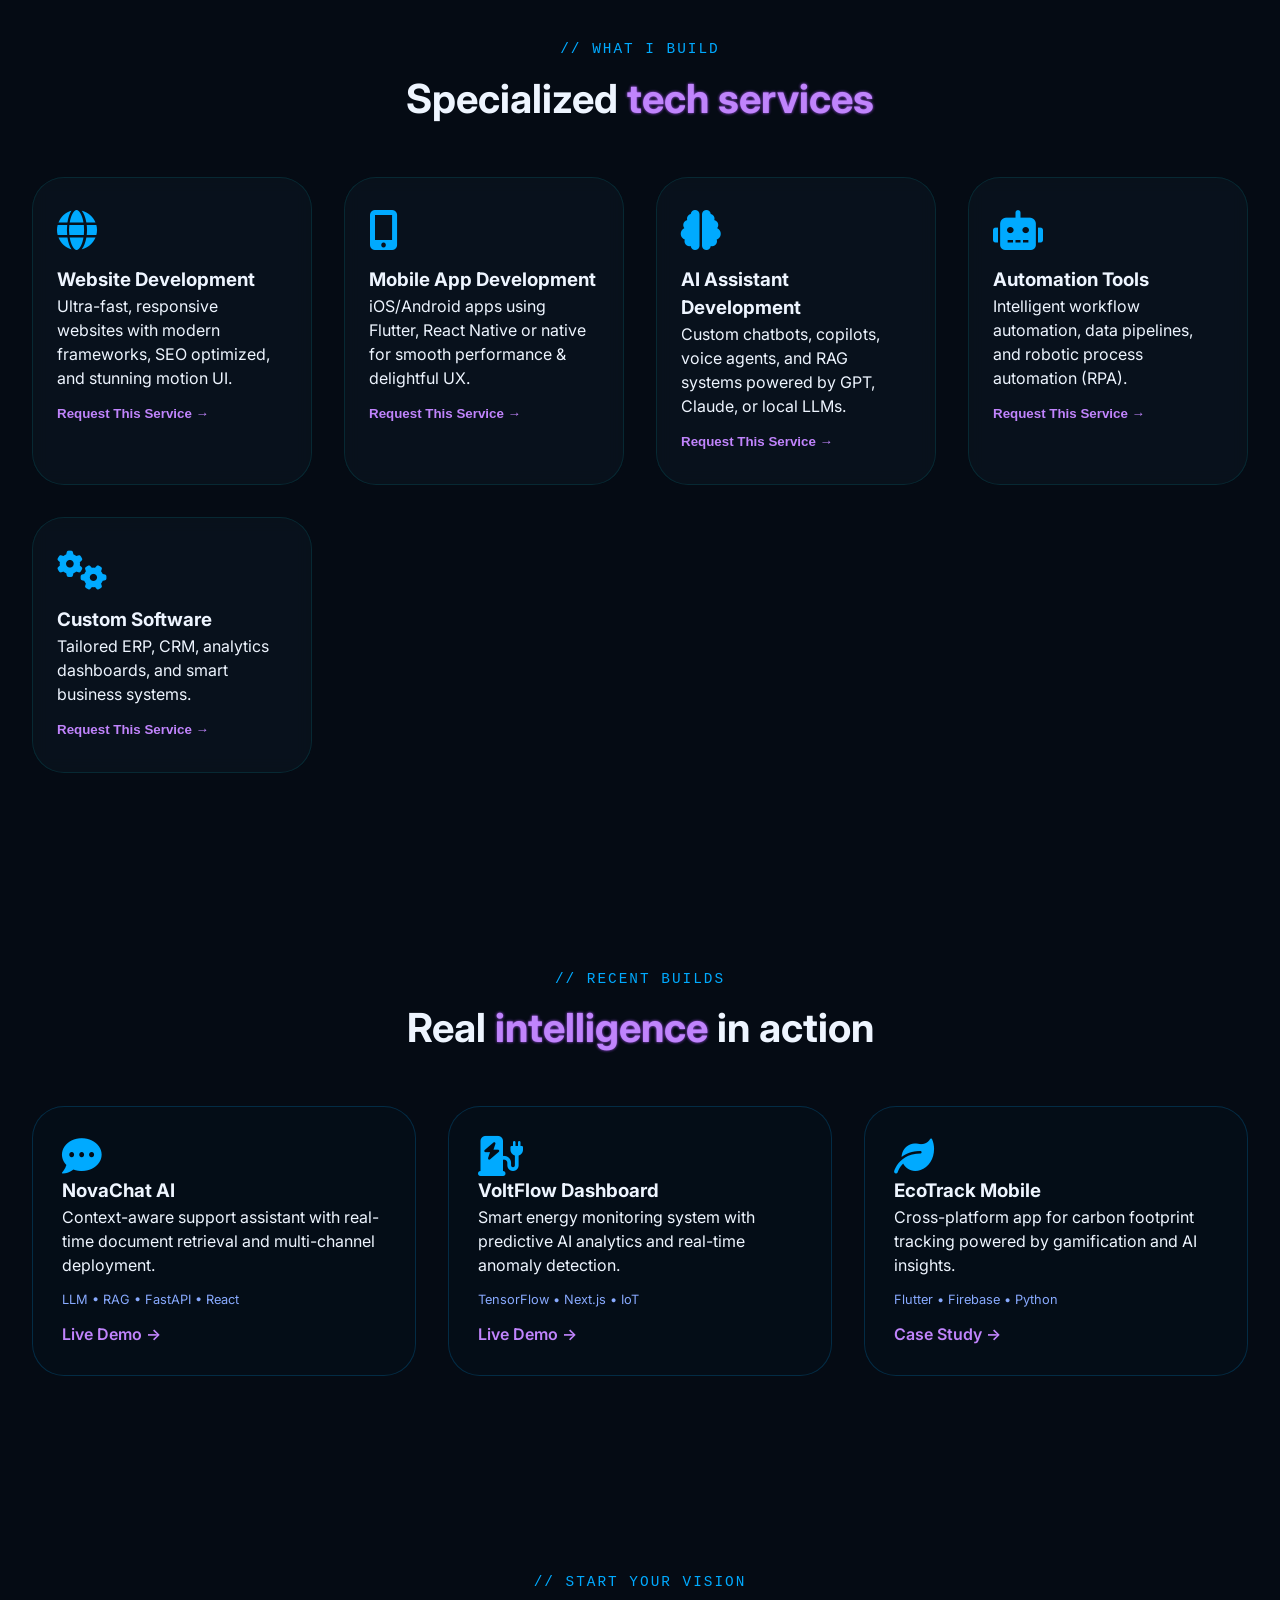
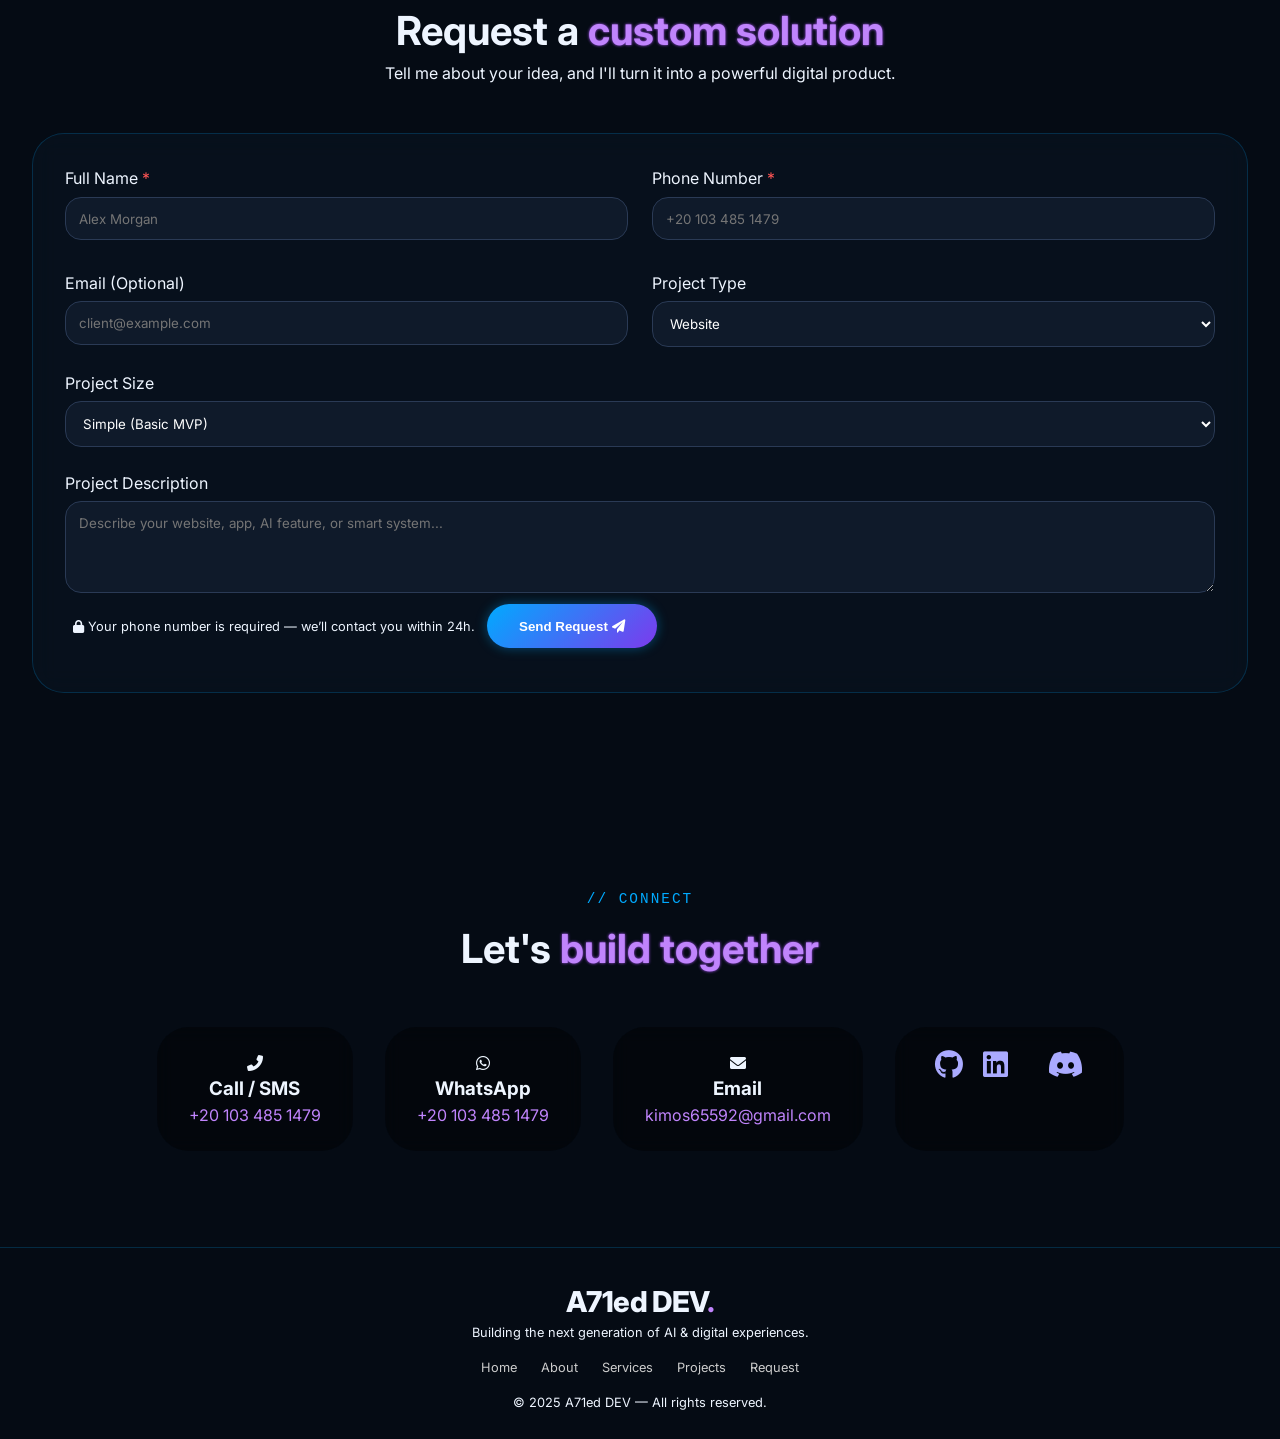
<file: deepseek_html_20260417_a24205.html>
<!DOCTYPE html>
<html lang="en">
<head>
  <meta charset="UTF-8">
  <meta name="viewport" content="width=device-width, initial-scale=1.0, viewport-fit=cover">
  <title>A71ed DEV | AI & Full-Stack Architect</title>
  <!-- Google Fonts + Font Awesome -->
  <link href="https://fonts.googleapis.com/css2?family=Inter:opsz,wght@14..32,300;14..32,400;14..32,600;14..32,700;14..32,800&display=swap" rel="stylesheet">
  <link rel="stylesheet" href="https://cdnjs.cloudflare.com/ajax/libs/font-awesome/6.0.0-beta3/css/all.min.css">
  <link rel="stylesheet" href="style.css">
</head>
<body>
  <!-- Canvas Particle Background -->
  <canvas id="particleCanvas"></canvas>

  <!-- Floating Action Buttons -->
  <div class="floating-buttons">
    <a href="#request-section" class="float-btn float-start-project" aria-label="Start Project">
      <i class="fas fa-rocket"></i>
      <span>Start Project</span>
    </a>
    <a href="https://wa.me/201034851479?text=Hello%21%20I%27m%20interested%20in%20your%20tech%20solutions." class="float-btn float-wa" target="_blank" aria-label="WhatsApp">
      <i class="fab fa-whatsapp"></i>
      <span>WhatsApp</span>
    </a>
  </div>

  <!-- Navigation -->
  <nav class="glass-nav">
    <div class="nav-container">
      <div class="logo"><span class="glow-text">A71ed</span> DEV<span class="ai-dot">.</span></div>
      <ul class="nav-links">
        <li><a href="#home">Home</a></li>
        <li><a href="#about">About</a></li>
        <li><a href="#services">Services</a></li>
        <li><a href="#projects">Work</a></li>
        <li><a href="#request-section">Request</a></li>
        <li><a href="#contact">Contact</a></li>
      </ul>
      <div class="mobile-menu">
        <i class="fas fa-bars"></i>
      </div>
    </div>
  </nav>

  <main>
    <!-- Hero Section -->
    <section id="home" class="hero">
      <div class="hero-content">
        <div class="hero-badge">✨ AI-Powered Engineering</div>
        <h1>A71ed DEV <span class="wave">⚡</span></h1>
        <div class="glow-typing"><span class="typed-text">Developer | AI Builder | App Creator</span></div>
        <p class="hero-desc">Crafting intelligent ecosystems — from sleek websites & mobile apps to autonomous AI agents and smart infrastructure. I turn complex ideas into high-performance digital realities.</p>
        <div class="hero-cta">
          <a href="#request-section" class="btn btn-primary glow-btn">🚀 Start Your Project</a>
          <a href="#projects" class="btn btn-outline">✨ Explore Work</a>
        </div>
      </div>
      <div class="hero-stats">
        <div><span>6+</span> Years Full-Stack</div>
        <div><span>40+</span> AI Solutions</div>
        <div><span>100%</span> Client Focus</div>
      </div>
    </section>

    <!-- About Section -->
    <section id="about" class="about">
      <div class="container">
        <div class="section-title">
          <span class="section-tag">// ABOUT MIND</span>
          <h2>Architect of tomorrow's <span class="accent">intelligent systems</span></h2>
        </div>
        <div class="about-grid">
          <div class="about-text">
            <p>I'm <strong>A71ed</strong>, a developer & AI enthusiast obsessed with bridging human creativity and machine intelligence. I build high-performance websites, cross-platform mobile apps, and enterprise-grade AI tools that adapt, learn, and scale. My passion lies in creating automation ecosystems that eliminate friction and unlock new possibilities.</p>
            <p>Every project is a fusion of elegant design, robust engineering, and forward-thinking AI — from smart assistants to predictive analytics. Quality, speed, and innovation drive my process.</p>
            <div class="tech-stack">
              <span>React / Next.js</span><span>Flutter / SwiftUI</span><span>Python / LangChain</span><span>TensorFlow</span><span>Node.js</span>
            </div>
          </div>
          <div class="about-stats-card">
            <div class="stat-circle">
              <i class="fas fa-microchip"></i>
              <h3>AI-first mindset</h3>
              <p>Custom LLMs, RAG pipelines, computer vision</p>
            </div>
            <div class="stat-circle">
              <i class="fas fa-code-branch"></i>
              <h3>Full-cycle delivery</h3>
              <p>From MVP to enterprise-scale systems</p>
            </div>
          </div>
        </div>
      </div>
    </section>

    <!-- Services Section -->
    <section id="services" class="services">
      <div class="container">
        <div class="section-title">
          <span class="section-tag">// WHAT I BUILD</span>
          <h2>Specialized <span class="accent">tech services</span></h2>
        </div>
        <div class="services-grid">
          <div class="service-card" data-service-type="Website">
            <i class="fas fa-globe"></i>
            <h3>Website Development</h3>
            <p>Ultra-fast, responsive websites with modern frameworks, SEO optimized, and stunning motion UI.</p>
            <button class="request-service-btn">Request This Service →</button>
          </div>
          <div class="service-card" data-service-type="Mobile App">
            <i class="fas fa-mobile-alt"></i>
            <h3>Mobile App Development</h3>
            <p>iOS/Android apps using Flutter, React Native or native for smooth performance & delightful UX.</p>
            <button class="request-service-btn">Request This Service →</button>
          </div>
          <div class="service-card" data-service-type="AI Tool">
            <i class="fas fa-brain"></i>
            <h3>AI Assistant Development</h3>
            <p>Custom chatbots, copilots, voice agents, and RAG systems powered by GPT, Claude, or local LLMs.</p>
            <button class="request-service-btn">Request This Service →</button>
          </div>
          <div class="service-card" data-service-type="Custom Software">
            <i class="fas fa-robot"></i>
            <h3>Automation Tools</h3>
            <p>Intelligent workflow automation, data pipelines, and robotic process automation (RPA).</p>
            <button class="request-service-btn">Request This Service →</button>
          </div>
          <div class="service-card" data-service-type="Custom Software">
            <i class="fas fa-cogs"></i>
            <h3>Custom Software</h3>
            <p>Tailored ERP, CRM, analytics dashboards, and smart business systems.</p>
            <button class="request-service-btn">Request This Service →</button>
          </div>
        </div>
      </div>
    </section>

    <!-- Projects Section -->
    <section id="projects" class="projects">
      <div class="container">
        <div class="section-title">
          <span class="section-tag">// RECENT BUILDS</span>
          <h2>Real <span class="accent">intelligence</span> in action</h2>
        </div>
        <div class="projects-grid">
          <div class="project-card">
            <div class="project-img-icon"><i class="fas fa-comment-dots"></i></div>
            <h3>NovaChat AI</h3>
            <p>Context-aware support assistant with real-time document retrieval and multi-channel deployment.</p>
            <div class="tech-used">LLM • RAG • FastAPI • React</div>
            <a href="#" class="demo-link">Live Demo →</a>
          </div>
          <div class="project-card">
            <div class="project-img-icon"><i class="fas fa-charging-station"></i></div>
            <h3>VoltFlow Dashboard</h3>
            <p>Smart energy monitoring system with predictive AI analytics and real-time anomaly detection.</p>
            <div class="tech-used">TensorFlow • Next.js • IoT</div>
            <a href="#" class="demo-link">Live Demo →</a>
          </div>
          <div class="project-card">
            <div class="project-img-icon"><i class="fas fa-leaf"></i></div>
            <h3>EcoTrack Mobile</h3>
            <p>Cross-platform app for carbon footprint tracking powered by gamification and AI insights.</p>
            <div class="tech-used">Flutter • Firebase • Python</div>
            <a href="#" class="demo-link">Case Study →</a>
          </div>
        </div>
      </div>
    </section>

    <!-- Pricing / Request Section (Phone required) -->
    <section id="request-section" class="request">
      <div class="container">
        <div class="section-title">
          <span class="section-tag">// START YOUR VISION</span>
          <h2>Request a <span class="accent">custom solution</span></h2>
          <p>Tell me about your idea, and I'll turn it into a powerful digital product.</p>
        </div>
        <div class="request-card">
          <form id="projectRequestForm">
            <div class="form-row half">
              <div class="input-group">
                <label>Full Name <span class="required-star">*</span></label>
                <input type="text" id="fullName" placeholder="Alex Morgan" required>
                <div class="error-msg" id="nameError"></div>
              </div>
              <div class="input-group">
                <label>Phone Number <span class="required-star">*</span></label>
                <input type="tel" id="phoneNumber" placeholder="+20 103 485 1479" required>
                <div class="error-msg" id="phoneError"></div>
              </div>
            </div>
            <div class="form-row half">
              <div class="input-group">
                <label>Email (Optional)</label>
                <input type="email" id="email" placeholder="client@example.com">
              </div>
              <div class="input-group">
                <label>Project Type</label>
                <select id="projectType">
                  <option value="Website">Website</option>
                  <option value="Mobile App">Mobile App</option>
                  <option value="AI Tool">AI Tool</option>
                  <option value="Custom Software">Custom Software</option>
                </select>
              </div>
            </div>
            <div class="form-row half">
              <div class="input-group">
                <label>Project Size</label>
                <select id="projectSize">
                  <option value="Simple">Simple (Basic MVP)</option>
                  <option value="Medium">Medium (Full featured)</option>
                  <option value="Advanced">Advanced (Enterprise/AI heavy)</option>
                </select>
              </div>
            </div>
            <div class="input-group full">
              <label>Project Description</label>
              <textarea id="projectDesc" rows="4" placeholder="Describe your website, app, AI feature, or smart system..."></textarea>
            </div>
            <div class="form-notice">
              <i class="fas fa-lock"></i> Your phone number is required — we’ll contact you within 24h.
            </div>
            <button type="submit" class="btn btn-primary submit-btn" id="submitRequestBtn">Send Request <i class="fas fa-paper-plane"></i></button>
          </form>
          <div id="formSuccessMessage" class="success-toast hidden">✨ Request received! We'll reach out shortly via WhatsApp or email.</div>
        </div>
      </div>
    </section>

    <!-- Contact Section -->
    <section id="contact" class="contact">
      <div class="container">
        <div class="section-title">
          <span class="section-tag">// CONNECT</span>
          <h2>Let's <span class="accent">build together</span></h2>
        </div>
        <div class="contact-grid">
          <div class="contact-card">
            <i class="fas fa-phone-alt"></i>
            <h3>Call / SMS</h3>
            <a href="tel:+201034851479">+20 103 485 1479</a>
          </div>
          <div class="contact-card">
            <i class="fab fa-whatsapp"></i>
            <h3>WhatsApp</h3>
            <a href="https://wa.me/201034851479" target="_blank">+20 103 485 1479</a>
          </div>
          <div class="contact-card">
            <i class="fas fa-envelope"></i>
            <h3>Email</h3>
            <a href="mailto:kimos65592@gmail.com">kimos65592@gmail.com</a>
          </div>
          <div class="contact-card socials">
            <i class="fab fa-github"></i>
            <i class="fab fa-linkedin"></i>
            <i class="fab fa-x-twitter"></i>
            <i class="fab fa-discord"></i>
          </div>
        </div>
      </div>
    </section>
  </main>

  <!-- Footer -->
  <footer>
    <div class="footer-content">
      <div class="footer-brand">
        <span class="logo">A71ed DEV<span class="ai-dot">.</span></span>
        <p>Building the next generation of AI & digital experiences.</p>
      </div>
      <div class="footer-links">
        <a href="#home">Home</a>
        <a href="#about">About</a>
        <a href="#services">Services</a>
        <a href="#projects">Projects</a>
        <a href="#request-section">Request</a>
      </div>
      <div class="footer-copy">
        © 2025 A71ed DEV — All rights reserved.
      </div>
    </div>
  </footer>

  <script src="script.js"></script>
</body>
</html>
</file>
<file: style.css>
/* RESET & GLOBAL */
* {
  margin: 0;
  padding: 0;
  box-sizing: border-box;
}

body {
  font-family: 'Inter', sans-serif;
  background-color: #050b14;
  color: #eef5ff;
  line-height: 1.5;
  overflow-x: hidden;
}

/* Particle Canvas Background */
#particleCanvas {
  position: fixed;
  top: 0;
  left: 0;
  width: 100%;
  height: 100%;
  pointer-events: none;
  z-index: 0;
}

.container {
  max-width: 1280px;
  margin: 0 auto;
  padding: 0 2rem;
  position: relative;
  z-index: 2;
}

section {
  padding: 6rem 0;
  position: relative;
  z-index: 2;
}

/* GLASS NAVIGATION */
.glass-nav {
  position: sticky;
  top: 0;
  backdrop-filter: blur(12px);
  background: rgba(5, 11, 20, 0.7);
  border-bottom: 1px solid rgba(0, 255, 255, 0.2);
  z-index: 100;
  padding: 1rem 0;
}

.nav-container {
  max-width: 1280px;
  margin: 0 auto;
  display: flex;
  justify-content: space-between;
  align-items: center;
  padding: 0 2rem;
}

.logo {
  font-size: 1.8rem;
  font-weight: 800;
  letter-spacing: -0.02em;
}

.glow-text {
  color: #0af;
  text-shadow: 0 0 5px #0af;
}

.ai-dot {
  color: #c084fc;
}

.nav-links {
  display: flex;
  gap: 2rem;
  list-style: none;
}

.nav-links a {
  color: #ccdeee;
  text-decoration: none;
  font-weight: 500;
  transition: 0.2s;
  font-size: 0.95rem;
}

.nav-links a:hover {
  color: #0af;
  text-shadow: 0 0 3px #0af;
}

.mobile-menu {
  display: none;
  font-size: 1.5rem;
  cursor: pointer;
}

/* BUTTONS & TYPOGRAPHY */
.btn {
  display: inline-block;
  padding: 0.9rem 2rem;
  border-radius: 40px;
  font-weight: 600;
  text-decoration: none;
  transition: all 0.3s ease;
  cursor: pointer;
  border: none;
}

.btn-primary {
  background: linear-gradient(135deg, #0af, #7c3aed);
  color: white;
  box-shadow: 0 0 12px rgba(0, 170, 255, 0.4);
}

.btn-primary:hover {
  transform: translateY(-3px);
  box-shadow: 0 0 20px #0af;
}

.btn-outline {
  background: transparent;
  border: 1.5px solid #0af;
  color: #0af;
}

.btn-outline:hover {
  background: rgba(0, 170, 255, 0.1);
  box-shadow: 0 0 8px #0af;
}

.section-title {
  text-align: center;
  margin-bottom: 3rem;
}

.section-tag {
  color: #0af;
  font-family: monospace;
  letter-spacing: 2px;
  font-size: 0.9rem;
}

.section-title h2 {
  font-size: 2.5rem;
  margin-top: 0.5rem;
}

.accent {
  color: #c084fc;
  text-shadow: 0 0 3px #a855f7;
}

/* HERO SECTION */
.hero {
  min-height: 90vh;
  display: flex;
  flex-direction: column;
  justify-content: center;
  align-items: center;
  text-align: center;
}

.hero-badge {
  background: rgba(0, 170, 255, 0.15);
  padding: 0.3rem 1rem;
  border-radius: 40px;
  display: inline-block;
  margin-bottom: 1rem;
  font-size: 0.85rem;
}

.hero h1 {
  font-size: 3.8rem;
  font-weight: 800;
}

.glow-typing {
  font-size: 1.8rem;
  margin: 1rem 0;
  font-weight: 600;
  background: linear-gradient(135deg, #aaf0ff, #c084fc);
  -webkit-background-clip: text;
  background-clip: text;
  color: transparent;
}

.hero-desc {
  max-width: 700px;
  margin: 1.5rem auto;
  color: #b9d0f0;
}

.hero-stats {
  display: flex;
  gap: 3rem;
  margin-top: 3rem;
  background: rgba(0, 0, 0, 0.4);
  backdrop-filter: blur(4px);
  padding: 1rem 2rem;
  border-radius: 80px;
}

.hero-stats span {
  font-weight: 800;
  font-size: 1.6rem;
  color: #0af;
  margin-right: 0.5rem;
}

/* ABOUT */
.about-grid {
  display: grid;
  grid-template-columns: 1fr 1fr;
  gap: 3rem;
  align-items: center;
}

.about-text p {
  margin-bottom: 1.5rem;
  color: #cdddf5;
}

.tech-stack {
  display: flex;
  flex-wrap: wrap;
  gap: 0.8rem;
  margin-top: 1.5rem;
}

.tech-stack span {
  background: rgba(12, 74, 110, 0.6);
  padding: 0.4rem 1rem;
  border-radius: 30px;
  font-size: 0.85rem;
  border-left: 2px solid #0af;
}

.about-stats-card {
  display: flex;
  gap: 1.5rem;
  flex-wrap: wrap;
}

.stat-circle {
  background: rgba(15, 25, 45, 0.7);
  backdrop-filter: blur(8px);
  padding: 1.5rem;
  border-radius: 2rem;
  text-align: center;
  flex: 1;
  border: 1px solid rgba(0, 170, 255, 0.3);
}

.stat-circle i {
  font-size: 2rem;
  color: #0af;
  margin-bottom: 0.5rem;
}

/* SERVICES GRID */
.services-grid {
  display: grid;
  grid-template-columns: repeat(auto-fit, minmax(250px, 1fr));
  gap: 2rem;
}

.service-card {
  background: rgba(10, 20, 32, 0.7);
  backdrop-filter: blur(8px);
  padding: 2rem 1.5rem;
  border-radius: 2rem;
  transition: 0.25s;
  border: 1px solid rgba(0, 255, 255, 0.1);
}

.service-card:hover {
  transform: translateY(-8px);
  border-color: #0af;
  box-shadow: 0 15px 30px rgba(0, 170, 255, 0.1);
}

.service-card i {
  font-size: 2.5rem;
  color: #0af;
  margin-bottom: 1rem;
}

.request-service-btn {
  background: none;
  border: none;
  color: #c084fc;
  margin-top: 1rem;
  cursor: pointer;
  font-weight: 600;
  transition: 0.2s;
}

.request-service-btn:hover {
  color: #0af;
  text-shadow: 0 0 2px;
}

/* PROJECTS */
.projects-grid {
  display: grid;
  grid-template-columns: repeat(auto-fit, minmax(280px, 1fr));
  gap: 2rem;
}

.project-card {
  background: rgba(5, 15, 25, 0.7);
  border-radius: 2rem;
  padding: 1.8rem;
  border: 1px solid rgba(0, 170, 255, 0.2);
}

.project-img-icon i {
  font-size: 2.5rem;
  color: #0af;
}

.tech-used {
  margin: 0.8rem 0;
  font-size: 0.8rem;
  color: #88aaff;
}

.demo-link {
  color: #c084fc;
  text-decoration: none;
  font-weight: 600;
}

/* REQUEST FORM */
.request-card {
  background: rgba(8, 18, 30, 0.8);
  backdrop-filter: blur(12px);
  border-radius: 2rem;
  padding: 2rem;
  border: 1px solid #0af3;
}

.form-row {
  display: flex;
  gap: 1.5rem;
  margin-bottom: 1.5rem;
  flex-wrap: wrap;
}

.input-group {
  flex: 1;
  display: flex;
  flex-direction: column;
  gap: 0.4rem;
}

.input-group input, .input-group select, .input-group textarea {
  background: #0f1a2a;
  border: 1px solid #2a3a55;
  padding: 0.8rem;
  border-radius: 1rem;
  color: white;
  font-family: inherit;
}

.required-star {
  color: #f55;
}

.form-notice {
  font-size: 0.8rem;
  margin: 1rem 0;
  background: #0af1a;
  padding: 0.5rem;
  border-radius: 1rem;
  display: inline-block;
}

.success-toast {
  background: #0f3b2c;
  padding: 1rem;
  border-radius: 1rem;
  margin-top: 1rem;
  text-align: center;
  border-left: 4px solid #0f0;
}

.hidden {
  display: none;
}

.error-msg {
  color: #ff7675;
  font-size: 0.7rem;
}

/* CONTACT */
.contact-grid {
  display: flex;
  flex-wrap: wrap;
  justify-content: center;
  gap: 2rem;
}

.contact-card {
  background: rgba(0, 0, 0, 0.4);
  backdrop-filter: blur(8px);
  padding: 1.5rem 2rem;
  border-radius: 2rem;
  text-align: center;
  min-width: 180px;
}

.contact-card a {
  color: #c084fc;
  text-decoration: none;
}

.socials i {
  font-size: 1.8rem;
  margin: 0 0.5rem;
  cursor: pointer;
  color: #aaf;
}

/* FOOTER */
footer {
  border-top: 1px solid rgba(0, 170, 255, 0.2);
  padding: 2rem;
  text-align: center;
  font-size: 0.8rem;
}

.footer-links {
  display: flex;
  gap: 1.5rem;
  justify-content: center;
  margin: 1rem 0;
}

.footer-links a {
  color: #ccc;
  text-decoration: none;
}

/* FLOATING BUTTONS */
.floating-buttons {
  position: fixed;
  bottom: 2rem;
  right: 1.5rem;
  z-index: 99;
  display: flex;
  flex-direction: column;
  gap: 1rem;
}

.float-btn {
  background: #0a1424;
  backdrop-filter: blur(8px);
  border-radius: 60px;
  padding: 0.7rem 1.2rem;
  display: flex;
  align-items: center;
  gap: 0.5rem;
  color: white;
  text-decoration: none;
  font-weight: 600;
  border: 1px solid #0af;
}

.float-wa {
  background: #25D366;
  border: none;
}

/* RESPONSIVE */
@media (max-width: 768px) {
  .nav-links {
    display: none;
  }
  .mobile-menu {
    display: block;
  }
  .about-grid {
    grid-template-columns: 1fr;
  }
  .hero h1 {
    font-size: 2.5rem;
  }
  .hero-stats {
    flex-wrap: wrap;
    justify-content: center;
  }
  .container {
    padding: 0 1rem;
  }
  .form-row {
    flex-direction: column;
  }
}
</file>
